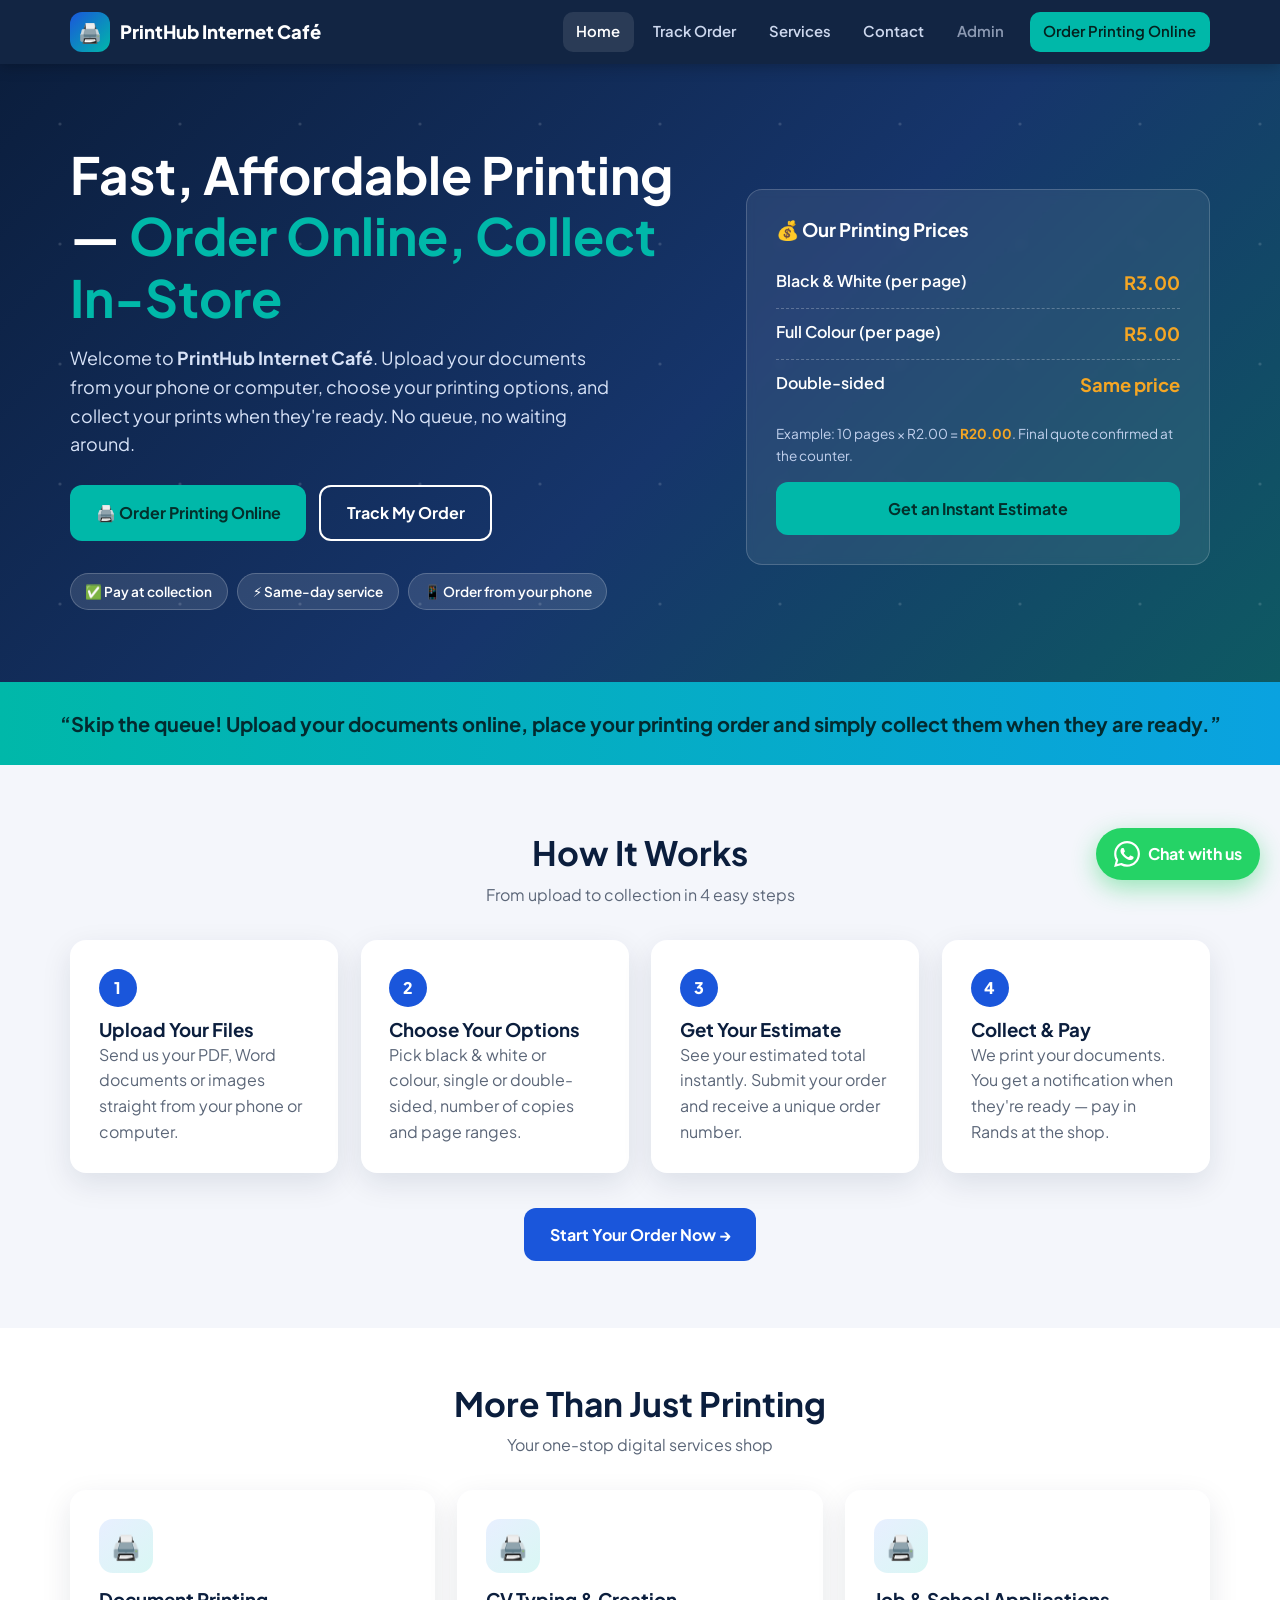
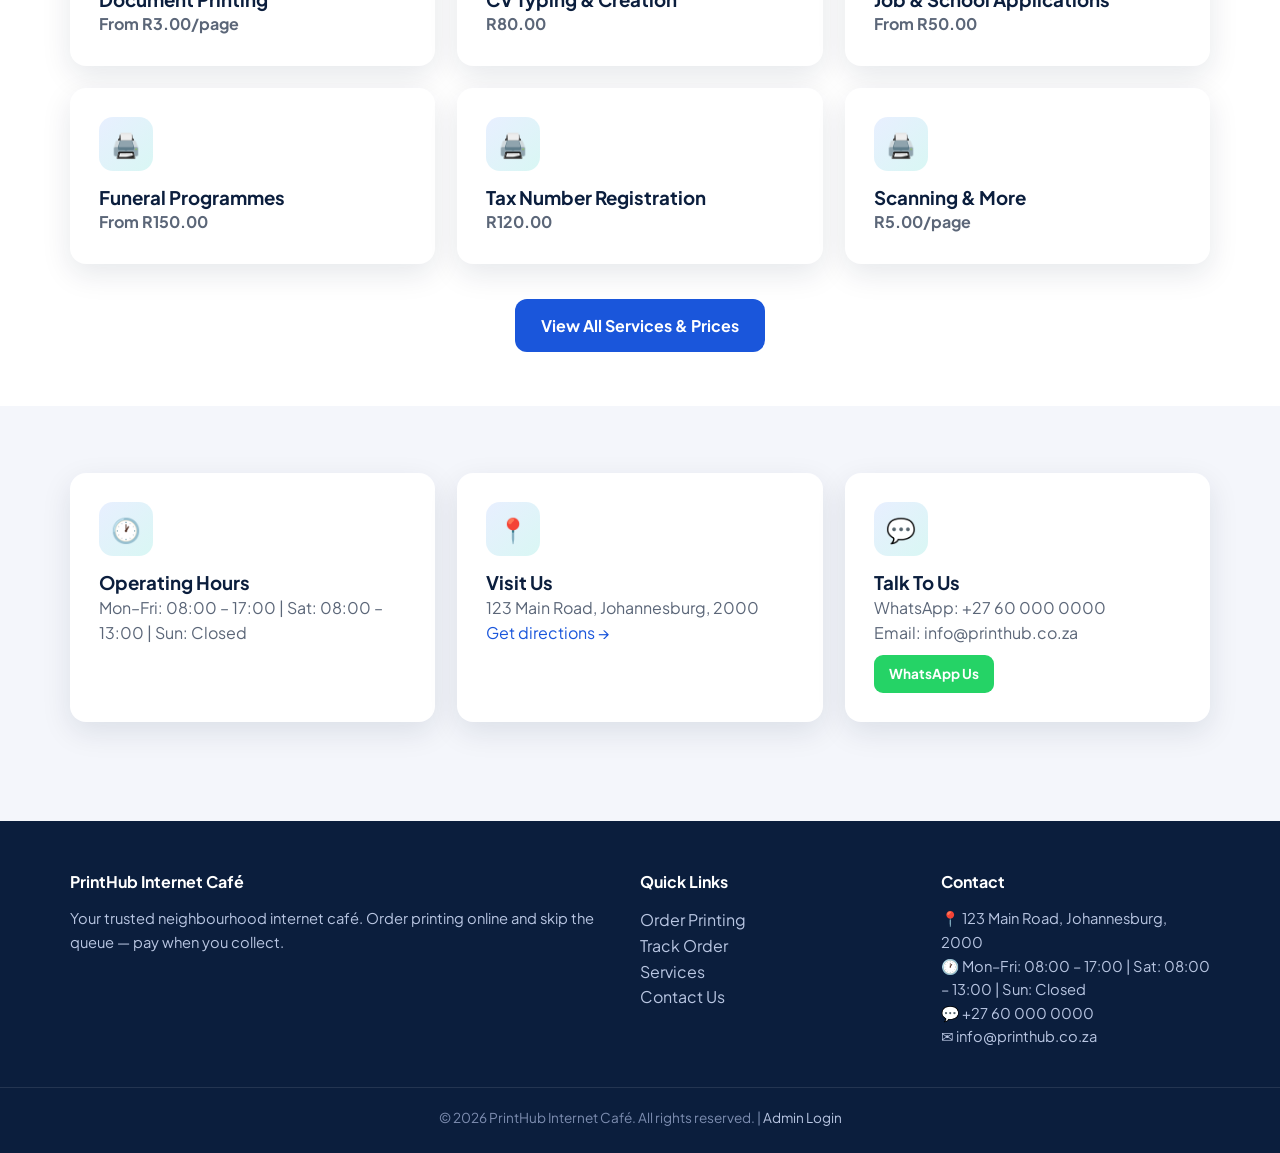
<file: index.html>
<!DOCTYPE html>
<html lang="en">
<head>
<meta charset="UTF-8"><meta name="viewport" content="width=device-width, initial-scale=1.0">
<title>Home | <span></span></title>
<link rel="preconnect" href="https://fonts.googleapis.com">
<link href="https://fonts.googleapis.com/css2?family=Plus+Jakarta+Sans:wght@400;600;700;800&display=swap" rel="stylesheet">
<link rel="stylesheet" href="css/style.css">
</head>
<body>

<header class="site-header">
  <div class="container nav-wrap">
    <a href="index.html" class="brand"><span class="logo">🖨️</span><span data-biz="name"></span></a>
    <nav id="nav">
      <a href="index.html">Home</a>
      <a href="track.html">Track Order</a>
      <a href="services.html">Services</a>
      <a href="contact.html">Contact</a>
      <a href="admin.html" class="nav-admin">Admin</a>
      <a href="order.html" class="nav-cta">Order Printing Online</a>
    </nav>
    <button class="nav-toggle" id="navToggle" aria-label="Menu">☰</button>
  </div>
</header>

<!-- HERO -->
<section class="hero">
  <div class="container hero-inner">
    <div>
      <h1>Fast, Affordable Printing — <span>Order Online, Collect In-Store</span></h1>
      <p class="lead">Welcome to <b data-biz="name"></b>. Upload your documents from your phone or computer, choose your printing options, and collect your prints when they're ready. No queue, no waiting around.</p>
      <div style="display:flex;gap:.8rem;flex-wrap:wrap">
        <a href="order.html" class="btn btn-accent">🖨️ Order Printing Online</a>
        <a href="track.html" class="btn btn-ghost">Track My Order</a>
      </div>
      <div class="hero-badges">
        <span>✅ Pay at collection</span><span>⚡ Same-day service</span><span>📱 Order from your phone</span>
      </div>
    </div>
    <div class="hero-card">
      <h3>💰 Our Printing Prices</h3>
      <div class="price-line"><span>Black &amp; White (per page)</span><b id="heroBwPrice">R3.00</b></div>
      <div class="price-line" id="heroColourRow"><span>Full Colour (per page)</span><b id="heroColourPrice">R5.00</b></div>
      <div class="price-line"><span>Double-sided</span><b>Same price</b></div>
      <p style="font-size:.85rem;color:#c3d2ee;margin-top:.8rem">Example: 10 pages × R2.00 = <b style="color:var(--amber)">R20.00</b>. Final quote confirmed at the counter.</p>
      <a href="order.html" class="btn btn-accent" style="width:100%;justify-content:center;margin-top:1rem">Get an Instant Estimate</a>
    </div>
  </div>
</section>

<!-- STRIP -->
<div class="strip">“Skip the queue! Upload your documents online, place your printing order and simply collect them when they are ready.”</div>

<!-- HOW IT WORKS -->
<section class="section">
  <div class="container">
    <div class="center reveal"><h2>How It Works</h2><p class="muted">From upload to collection in 4 easy steps</p></div>
    <div class="grid grid-4" style="margin-top:2rem">
      <div class="card reveal"><div class="step-num">1</div><h3>Upload Your Files</h3><p class="muted">Send us your PDF, Word documents or images straight from your phone or computer.</p></div>
      <div class="card reveal"><div class="step-num">2</div><h3>Choose Your Options</h3><p class="muted">Pick black &amp; white or colour, single or double-sided, number of copies and page ranges.</p></div>
      <div class="card reveal"><div class="step-num">3</div><h3>Get Your Estimate</h3><p class="muted">See your estimated total instantly. Submit your order and receive a unique order number.</p></div>
      <div class="card reveal"><div class="step-num">4</div><h3>Collect &amp; Pay</h3><p class="muted">We print your documents. You get a notification when they're ready — pay in Rands at the shop.</p></div>
    </div>
    <div class="center" style="margin-top:2.2rem"><a href="order.html" class="btn btn-primary">Start Your Order Now →</a></div>
  </div>
</section>

<!-- SERVICES PREVIEW -->
<section class="section" style="background:#fff;padding-top:3.4rem;padding-bottom:3.4rem">
  <div class="container">
    <div class="center reveal"><h2>More Than Just Printing</h2><p class="muted">Your one-stop digital services shop</p></div>
    <div class="grid grid-3" style="margin-top:2rem" id="homeServices"></div>
    <div class="center" style="margin-top:2.2rem"><a href="services.html" class="btn btn-primary">View All Services &amp; Prices</a></div>
  </div>
</section>

<!-- INFO -->
<section class="section">
  <div class="container grid grid-3">
    <div class="card reveal"><div class="icon">🕐</div><h3>Operating Hours</h3><p class="muted" data-biz="hours" style="white-space:pre-line"></p></div>
    <div class="card reveal"><div class="icon">📍</div><h3>Visit Us</h3><p class="muted" data-biz="address"></p><a href="contact.html">Get directions →</a></div>
    <div class="card reveal"><div class="icon">💬</div><h3>Talk To Us</h3><p class="muted">WhatsApp: <span data-biz="phone"></span><br>Email: <span data-biz="email"></span></p>
      <a data-biz-link="whatsapp" href="#" target="_blank" class="btn btn-wa btn-sm" style="margin-top:.6rem">WhatsApp Us</a></div>
  </div>
</section>

<footer>
  <div class="container f-grid">
    <div>
      <h4 data-biz="name"></h4>
      <p style="font-size:.92rem">Your trusted neighbourhood internet café. Order printing online and skip the queue — pay when you collect.</p>
    </div>
    <div>
      <h4>Quick Links</h4>
      <p><a href="order.html">Order Printing</a><br><a href="track.html">Track Order</a><br><a href="services.html">Services</a><br><a href="contact.html">Contact Us</a></p>
    </div>
    <div>
      <h4>Contact</h4>
      <p style="font-size:.92rem">📍 <span data-biz="address"></span><br>🕐 <span data-biz="hours"></span><br>💬 <span data-biz="phone"></span><br>✉️ <span data-biz="email"></span></p>
    </div>
  </div>
  <div class="copy">© <span id="year"></span> <span data-biz="name"></span>. All rights reserved. | <a href="admin.html">Admin Login</a></div>
</footer>

<script src="js/site.js"></script>
<script>
/* Homepage: load live prices + preview of services */
(function(){
  const p = getPrices();
  document.getElementById('heroBwPrice').textContent = fmtR(p.bw);
  document.getElementById('heroColourPrice').textContent = fmtR(p.colour);
  if(!p.colourEnabled) document.getElementById('heroColourRow').style.display = 'none';

  const defaults = [
    {name:"Document Printing", price:"From R3.00/page"},
    {name:"CV Typing & Creation", price:"R80.00"},
    {name:"Job & School Applications", price:"From R50.00"},
    {name:"Funeral Programmes", price:"From R150.00"},
    {name:"Tax Number Registration", price:"R120.00"},
    {name:"Scanning & More", price:"R5.00/page"}
  ];
  const services = DB.get('services', defaults);
  document.getElementById('homeServices').innerHTML = services.slice(0,6).map(s =>
    `<div class="card"><div class="icon">🖨️</div><h3>${s.name}</h3><p class="muted"><b>${s.price}</b></p></div>`).join('');
})();
</script>
</body>
</html>
</file>
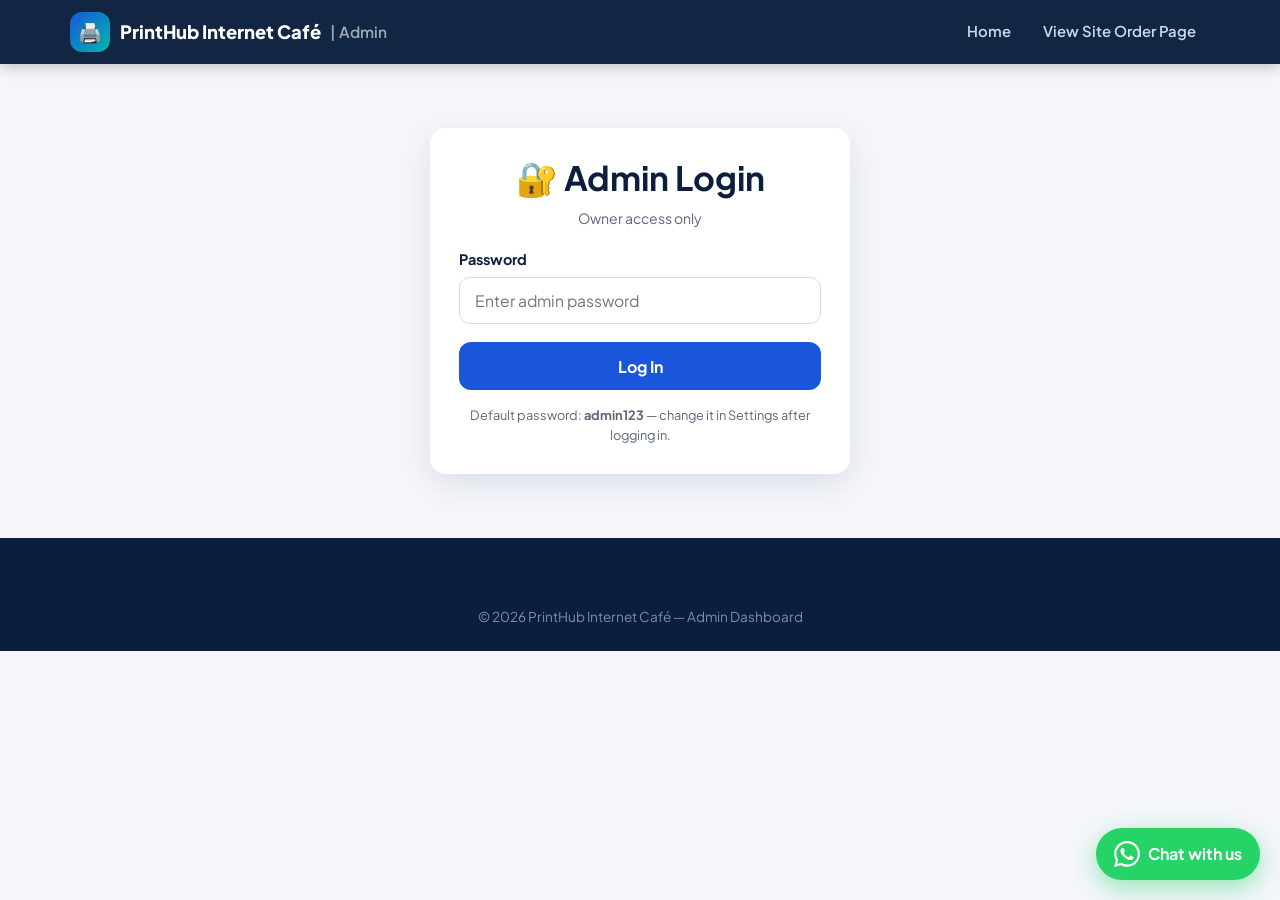
<file: admin.html>
<!DOCTYPE html>
<html lang="en">
<head>
<meta charset="UTF-8"><meta name="viewport" content="width=device-width, initial-scale=1.0">
<title>Admin Dashboard</title>
<link rel="preconnect" href="https://fonts.googleapis.com">
<link href="https://fonts.googleapis.com/css2?family=Plus+Jakarta+Sans:wght@400;600;700;800&display=swap" rel="stylesheet">
<link rel="stylesheet" href="css/style.css">
</head>
<body>
<header class="site-header">
  <div class="container nav-wrap">
    <a href="index.html" class="brand"><span class="logo">🖨️</span><span data-biz="name"></span> <small style="opacity:.6;font-weight:600">| Admin</small></a>
    <nav id="nav">
      <a href="index.html">Home</a>
      <a href="order.html">View Site Order Page</a>
      <a href="#" id="logoutLink" style="display:none;color:#ff9b9b">Log Out</a>
    </nav>
    <button class="nav-toggle" id="navToggle" aria-label="Menu">☰</button>
  </div>
</header>

<!-- LOGIN -->
<div id="loginView" class="login-box">
  <div class="card">
    <h2 style="text-align:center">🔐 Admin Login</h2>
    <p class="muted center" style="font-size:.88rem;margin-bottom:1.2rem">Owner access only</p>
    <div id="loginError" class="error" style="display:none"></div>
    <div class="field"><label for="adminPass">Password</label><input type="password" id="adminPass" placeholder="Enter admin password"></div>
    <button class="btn btn-primary" style="width:100%;justify-content:center" id="loginBtn">Log In</button>
    <p class="muted center" style="font-size:.8rem;margin-top:.9rem">Default password: <b>admin123</b> — change it in Settings after logging in.</p>
  </div>
</div>

<!-- DASHBOARD -->
<div id="dashView" class="container section" style="display:none;padding-top:2rem">
  <div style="display:flex;justify-content:space-between;align-items:center;flex-wrap:wrap;gap:.8rem">
    <div><h2>📋 Admin Dashboard</h2><p class="muted">Manage orders, prices, services and business info.</p></div>
    <span class="badge badge-new" id="newCountBadge" style="display:none">New orders</span>
  </div>

  <div class="grid grid-4" style="margin-top:1.4rem">
    <div class="stat-card"><div class="n" id="stTotal">0</div><div class="l">Total Orders</div></div>
    <div class="stat-card"><div class="n" id="stPending">0</div><div class="l">Awaiting Action</div></div>
    <div class="stat-card"><div class="n" id="stReady">0</div><div class="l">Ready for Collection</div></div>
    <div class="stat-card"><div class="n" id="stRevenue">R0.00</div><div class="l">Order Value (ZAR)</div></div>
  </div>

  <div class="admin-tabs">
    <button class="active" data-tab="orders">🧾 Orders</button>
    <button data-tab="prices">💰 Printing Prices</button>
    <button data-tab="services">🛠️ Services</button>
    <button data-tab="business">🏪 Business Info</button>
    <button data-tab="security">🔐 Security</button>
  </div>

  <!-- ORDERS TAB -->
  <div id="tab-orders">
    <div class="field" style="max-width:340px"><input type="text" id="orderSearch" placeholder="🔍 Search by order #, name or phone…"></div>
    <div id="ordersList"></div>
  </div>

  <!-- PRICES TAB -->
  <div id="tab-prices" style="display:none">
    <div class="card" style="max-width:520px">
      <div class="field"><label for="pBw">Black &amp; White price per page (R)</label><input type="number" id="pBw" step="0.10" min="0"></div>
      <div class="field"><label for="pColour">Colour price per page (R)</label><input type="number" id="pColour" step="0.10" min="0"></div>
      <label style="display:flex;align-items:center;gap:.6rem;margin-bottom:1.2rem">
        <input type="checkbox" id="pColourEnabled" style="width:auto"> Colour printing available
      </label>
      <button class="btn btn-primary" id="savePrices">Save Prices</button>
      <p class="muted" id="pricesMsg" style="font-size:.85rem;margin-top:.7rem"></p>
      <p class="muted" style="font-size:.8rem;margin-top:.6rem">Example: 10 pages × R2.00 = R20.00. Totals on the order page update automatically.</p>
    </div>
  </div>

  <!-- SERVICES TAB -->
  <div id="tab-services" style="display:none">
    <div class="card" style="max-width:720px">
      <p class="muted" style="margin-bottom:1rem">Edit service names, prices and descriptions. Click “+ Add Service” to add more.</p>
      <div id="servicesEditor"></div>
      <button class="btn btn-ghost" style="border-color:var(--primary);color:var(--primary)" id="addService">＋ Add Service</button>
      <button class="btn btn-primary" id="saveServices" style="margin-left:.6rem">Save Services</button>
      <p class="muted" id="servicesMsg" style="font-size:.85rem;margin-top:.7rem"></p>
    </div>
  </div>

  <!-- BUSINESS TAB -->
  <div id="tab-business" style="display:none">
    <div class="card" style="max-width:640px">
      <div class="grid grid-2">
        <div class="field"><label for="bName">Business Name</label><input type="text" id="bName"></div>
        <div class="field"><label for="bPhone">Phone / WhatsApp (display)</label><input type="text" id="bPhone"></div>
      </div>
      <div class="field"><label for="bWhatsapp">WhatsApp Number (digits only, e.g. 27600000000)</label><input type="text" id="bWhatsapp"></div>
      <div class="field"><label for="bEmail">Email Address</label><input type="email" id="bEmail"></div>
      <div class="field"><label for="bAddress">Physical Address</label><input type="text" id="bAddress"></div>
      <div class="field"><label for="bHours">Operating Hours</label><input type="text" id="bHours" placeholder="Mon–Fri: 08:00 – 17:00 | Sat: …"></div>
      <div class="field"><label for="bMap">Google Maps Search Query</label><input type="text" id="bMap" placeholder="e.g. 123 Main Road, Johannesburg"></div>
      <button class="btn btn-primary" id="saveBiz">Save Business Info</button>
      <p class="muted" id="bizMsg" style="font-size:.85rem;margin-top:.7rem"></p>
    </div>
  </div>

  <!-- SECURITY TAB -->
  <div id="tab-security" style="display:none">
    <div class="card" style="max-width:440px">
      <div class="field"><label for="oldPass">Current Password</label><input type="password" id="oldPass"></div>
      <div class="field"><label for="newPass">New Password</label><input type="password" id="newPass"></div>
      <button class="btn btn-primary" id="savePass">Change Password</button>
      <p class="muted" id="passMsg" style="font-size:.85rem;margin-top:.7rem"></p>
    </div>
  </div>
</div>

<footer>
  <div class="container"><div class="copy" style="border:0;margin:0">© <span id="year"></span> <span data-biz="name"></span> — Admin Dashboard</div></div>
</footer>

<script src="js/site.js"></script>
<script>
/* ================= ADMIN DASHBOARD ================= */
const $ = id => document.getElementById(id);
const STATUSES = ['Order Received','Processing','Ready for Collection','Collected'];
const badgeClass = s => ({'Order Received':'badge-received','Processing':'badge-processing','Ready for Collection':'badge-ready','Collected':'badge-collected'}[s] || 'badge-received');
const fmt = iso => new Date(iso).toLocaleString('en-ZA',{dateStyle:'short',timeStyle:'short'});

/* ---------- auth ---------- */
function isLoggedIn(){ return sessionStorage.getItem('icafe_admin') === '1'; }
function showDash(){ $('loginView').style.display='none'; $('dashView').style.display='block'; $('logoutLink').style.display=''; refreshAll(); }
function showLogin(){ $('loginView').style.display='block'; $('dashView').style.display='none'; }

$('loginBtn').addEventListener('click', () => {
  const pass = DB.get('admin_pass', 'admin123');
  if($('adminPass').value === pass){ sessionStorage.setItem('icafe_admin','1'); $('adminPass').value=''; $('loginError').style.display='none'; showDash(); }
  else { $('loginError').textContent = 'Incorrect password. Try again.'; $('loginError').style.display='block'; }
});
$('adminPass').addEventListener('keydown', e => { if(e.key === 'Enter') $('loginBtn').click(); });
$('logoutLink').addEventListener('click', e => { e.preventDefault(); sessionStorage.removeItem('icafe_admin'); showLogin(); });

/* ---------- tabs ---------- */
document.querySelectorAll('.admin-tabs button').forEach(b => b.addEventListener('click', () => {
  document.querySelectorAll('.admin-tabs button').forEach(x => x.classList.remove('active'));
  b.classList.add('active');
  ['orders','prices','services','business','security'].forEach(t => $('tab-'+t).style.display = 'none');
  $('tab-'+b.dataset.tab).style.display = 'block';
  if(b.dataset.tab === 'orders') renderOrders();
}));

/* ---------- IndexedDB access (same DB as order page) ---------- */
const FileStore = {
  db:null,
  open(){ return new Promise((res,rej)=>{ if(this.db) return res(this.db);
    const r = indexedDB.open('icafe_files',1);
    r.onupgradeneeded = e => e.target.result.createObjectStore('files');
    r.onsuccess = e => { this.db = e.target.result; res(this.db); };
    r.onerror = rej; });},
  async getAll(orderNo){ const db = await this.open(); const out=[];
    await new Promise(res=>{ const c = db.transaction('files').objectStore('files').openCursor();
      c.onsuccess = e => { const cur = e.target.result;
        if(cur){ if(String(cur.key).indexOf(orderNo+'_')===0) out.push({key:cur.key, file:cur.value}); cur.continue(); } else res(); };
      c.onerror = () => res(); });
    return out; },
  async del(orderNo){ const db = await this.open(); const st = db.transaction('files','readwrite').objectStore('files');
    (await this.getAll(orderNo)).forEach(x => st.delete(x.key)); }
};

/* ---------- stats ---------- */
function renderStats(){
  const orders = DB.get('orders', []);
  const pending = orders.filter(o => ['Order Received','Processing'].includes(o.status)).length;
  const ready = orders.filter(o => o.status === 'Ready for Collection').length;
  const value = orders.reduce((s,o) => s + o.total, 0);
  $('stTotal').textContent = orders.length;
  $('stPending').textContent = pending;
  $('stReady').textContent = ready;
  $('stRevenue').textContent = fmtR(value);
  const n = orders.filter(o => o.status === 'Order Received').length;
  $('newCountBadge').style.display = n ? '' : 'none';
  $('newCountBadge').textContent = '● ' + n + ' new order' + (n>1?'s':'');
}

/* ---------- orders ---------- */
function renderOrders(){
  const q = ($('orderSearch').value || '').toLowerCase();
  let orders = DB.get('orders', []).slice().sort((a,b) => b.createdAt.localeCompare(a.createdAt));
  if(q) orders = orders.filter(o => o.orderNo.toLowerCase().includes(q) || o.name.toLowerCase().includes(q) || o.phone.replace(/\D/g,'').includes(q.replace(/\D/g,'')));
  if(!orders.length){ $('ordersList').innerHTML = '<div class="card center"><p class="muted">No orders found. New orders placed on the website appear here instantly.</p></div>'; return; }

  $('ordersList').innerHTML = orders.map(o => `
    <div class="card" style="margin-bottom:1rem;${o.status==='Order Received' ? 'border-left:5px solid #e23b3b;' : ''}">
      <div style="display:flex;justify-content:space-between;flex-wrap:wrap;gap:.6rem;align-items:center">
        <div><b class="order-no" style="font-size:1.05rem">${o.orderNo}</b> ${o.status==='Order Received'?'<span class="badge badge-new">New</span>':''}
          <div class="muted" style="font-size:.82rem">Placed: ${fmt(o.createdAt)}</div></div>
        <select onchange="setStatus('${o.orderNo}', this.value)" style="width:auto;font-weight:700">
          ${STATUSES.map(s => `<option ${s===o.status?'selected':''}>${s}</option>`).join('')}
        </select>
      </div>
      <div class="table-wrap" style="margin-top:.8rem"><table>
        <tr><th style="width:22%">Customer</th><th style="width:26%">Documents</th><th style="width:22%">Print Specs</th><th style="width:18%">Total</th><th style="width:12%">Actions</th></tr>
        <tr>
          <td><b>${o.name}</b><br><span class="muted" style="font-size:.85rem">${o.phone}</span>
              ${o.instructions?`<br><span style="font-size:.82rem;color:#a86a00">📝 ${o.instructions}</span>`:''}</td>
          <td>${o.files.map(f => `<div style="font-size:.85rem">📄 ${f.name} <span class="muted">(${(f.size/1024).toFixed(0)} KB${f.pages?', '+f.pages+' pg':''})</span></div>`).join('')}</td>
          <td style="font-size:.85rem">${o.colour?'🌈 Colour':'⚫ B&amp;W'} · ${o.sides==='double'?'Double':'Single'}-sided<br>${o.pages} pages × ${o.copies} copies${o.pageRange?`<br>Range: ${o.pageRange}`:''}</td>
          <td><b style="color:var(--primary)">${fmtR(o.total)}</b><br><span class="muted" style="font-size:.8rem">${fmtR(o.unitPrice)}/page</span></td>
          <td>
            <button class="btn btn-primary btn-sm" style="margin-bottom:.35rem" onclick="downloadFiles('${o.orderNo}')">⬇ Download</button>
            <button class="btn btn-danger btn-sm" onclick="deleteOrder('${o.orderNo}')">🗑 Delete</button>
          </td>
        </tr>
      </table></div>
    </div>`).join('');
}
$('orderSearch').addEventListener('input', renderOrders);

window.setStatus = (no, status) => {
  const orders = DB.get('orders', []);
  const o = orders.find(x => x.orderNo === no);
  if(!o || o.status === status) return;
  o.status = status;
  o.history = o.history || [];
  o.history.push({status, at: new Date().toISOString()});
  DB.set('orders', orders);
  renderStats(); renderOrders();
};

window.downloadFiles = async no => {
  const files = await FileStore.getAll(no);
  if(!files.length){ alert('No files stored for this order (they may have been cleared by the browser).'); return; }
  for(const f of files){
    const url = URL.createObjectURL(f.file);
    const a = document.createElement('a');
    a.href = url; a.download = f.file.name || 'document';
    document.body.appendChild(a); a.click(); a.remove();
    setTimeout(() => URL.revokeObjectURL(url), 4000);
  }
};

window.deleteOrder = async no => {
  if(!confirm('Delete order ' + no + ' and its uploaded files? This cannot be undone.')) return;
  await FileStore.del(no);
  DB.set('orders', DB.get('orders', []).filter(o => o.orderNo !== no));
  renderStats(); renderOrders();
};

/* ---------- prices ---------- */
function loadPrices(){
  const p = getPrices();
  $('pBw').value = p.bw; $('pColour').value = p.colour; $('pColourEnabled').checked = p.colourEnabled;
}
$('savePrices').addEventListener('click', () => {
  const bw = parseFloat($('pBw').value), col = parseFloat($('pColour').value);
  if(isNaN(bw) || bw < 0 || isNaN(col) || col < 0){ $('pricesMsg').textContent = 'Please enter valid prices.'; return; }
  DB.set('prices', {bw, colour: col, colourEnabled: $('pColourEnabled').checked});
  $('pricesMsg').textContent = '✅ Prices saved — the order page and homepage now use these prices.';
});

/* ---------- services ---------- */
const svcDefaults = [
  {name:"Document Printing", price:"From R3.00/page", desc:"Black & white and colour printing of PDFs, Word docs and images. Single or double-sided, any quantity."},
  {name:"CV Typing & Creation", price:"R80.00", desc:"Professional CVs typed from scratch or redesigned. Printed copies included."},
  {name:"Job Applications", price:"From R50.00", desc:"CV printing, certified copy assistance, online job application submissions."},
  {name:"School Applications", price:"From R50.00", desc:"University/college application support, document printing and certified copies."},
  {name:"Funeral Programmes", price:"From R150.00", desc:"Respectful, professionally designed and printed funeral programmes with fast turnaround."},
  {name:"Tax Number Registration", price:"R120.00", desc:"Assistance registering your SARS tax number quickly and correctly."},
  {name:"Document Scanning", price:"R5.00/page", desc:"Scanning to PDF or email — contracts, IDs, certificates and photo albums."},
  {name:"Internet Browsing", price:"R20.00/30 min", desc:"Fast internet access for emails, job searches, forms and downloads."},
  {name:"Fax & Emailing", price:"R10.00/document", desc:"Send and receive faxes, or let us email your documents for you."}
];
function renderServicesEditor(){
  const services = DB.get('services', svcDefaults);
  $('servicesEditor').innerHTML = services.map((s,i) => `
    <div class="grid" style="grid-template-columns:2fr 1.3fr auto;gap:.6rem;align-items:end;margin-bottom:.7rem">
      <div class="field" style="margin:0"><label>Name</label><input type="text" value="${s.name.replace(/"/g,'&quot;')}" data-i="${i}" data-f="name"></div>
      <div class="field" style="margin:0"><label>Price</label><input type="text" value="${s.price.replace(/"/g,'&quot;')}" data-i="${i}" data-f="price"></div>
      <button class="btn btn-danger btn-sm" onclick="this.parentElement.remove()">✖</button>
      <div class="field" style="margin:0;grid-column:1/4"><label>Description</label><input type="text" value="${(s.desc||'').replace(/"/g,'&quot;')}" data-i="${i}" data-f="desc"></div>
    </div>`).join('');
}
$('addService').addEventListener('click', () => {
  $('servicesEditor').insertAdjacentHTML('beforeend', `
    <div class="grid" style="grid-template-columns:2fr 1.3fr auto;gap:.6rem;align-items:end;margin-bottom:.7rem">
      <div class="field" style="margin:0"><label>Name</label><input type="text" data-f="name"></div>
      <div class="field" style="margin:0"><label>Price</label><input type="text" data-f="price"></div>
      <button class="btn btn-danger btn-sm" onclick="this.parentElement.remove()">✖</button>
      <div class="field" style="margin:0;grid-column:1/4"><label>Description</label><input type="text" data-f="desc"></div>
    </div>`);
});
$('saveServices').addEventListener('click', () => {
  const services = [...document.querySelectorAll('#servicesEditor > div')].map(row => ({
    name: row.querySelector('[data-f=name]').value.trim(),
    price: row.querySelector('[data-f=price]').value.trim(),
    desc: row.querySelector('[data-f=desc]').value.trim()
  })).filter(s => s.name);
  DB.set('services', services);
  $('servicesMsg').textContent = '✅ Services saved — the Services page has been updated.';
});

/* ---------- business info ---------- */
function loadBiz(){
  const b = getBiz();
  ['Name','Phone','Whatsapp','Email','Address','Hours','Map'].forEach(k => $('b'+k).value = b[k.toLowerCase()] || '');
}
$('saveBiz').addEventListener('click', () => {
  const b = getBiz();
  ['Name','Phone','Whatsapp','Email','Address','Hours','Map'].forEach(k => b[k.toLowerCase()] = $('b'+k).value.trim());
  DB.set('biz', b);
  $('bizMsg').textContent = '✅ Business info saved.';
  renderBiz();
});

/* ---------- security ---------- */
$('savePass').addEventListener('click', () => {
  const cur = DB.get('admin_pass', 'admin123');
  if($('oldPass').value !== cur){ $('passMsg').textContent = 'Current password is incorrect.'; return; }
  if($('newPass').value.length < 6){ $('passMsg').textContent = 'New password must be at least 6 characters.'; return; }
  DB.set('admin_pass', $('newPass').value);
  $('passMsg').textContent = '✅ Password changed.';
  $('oldPass').value = $('newPass').value = '';
});

function refreshAll(){ renderStats(); renderOrders(); loadPrices(); renderServicesEditor(); loadBiz(); }

/* ---------- init ---------- */
document.addEventListener('DOMContentLoaded', () => {
  if(isLoggedIn()) showDash(); else showLogin();
});
</script>
</body>
</html>
</file>
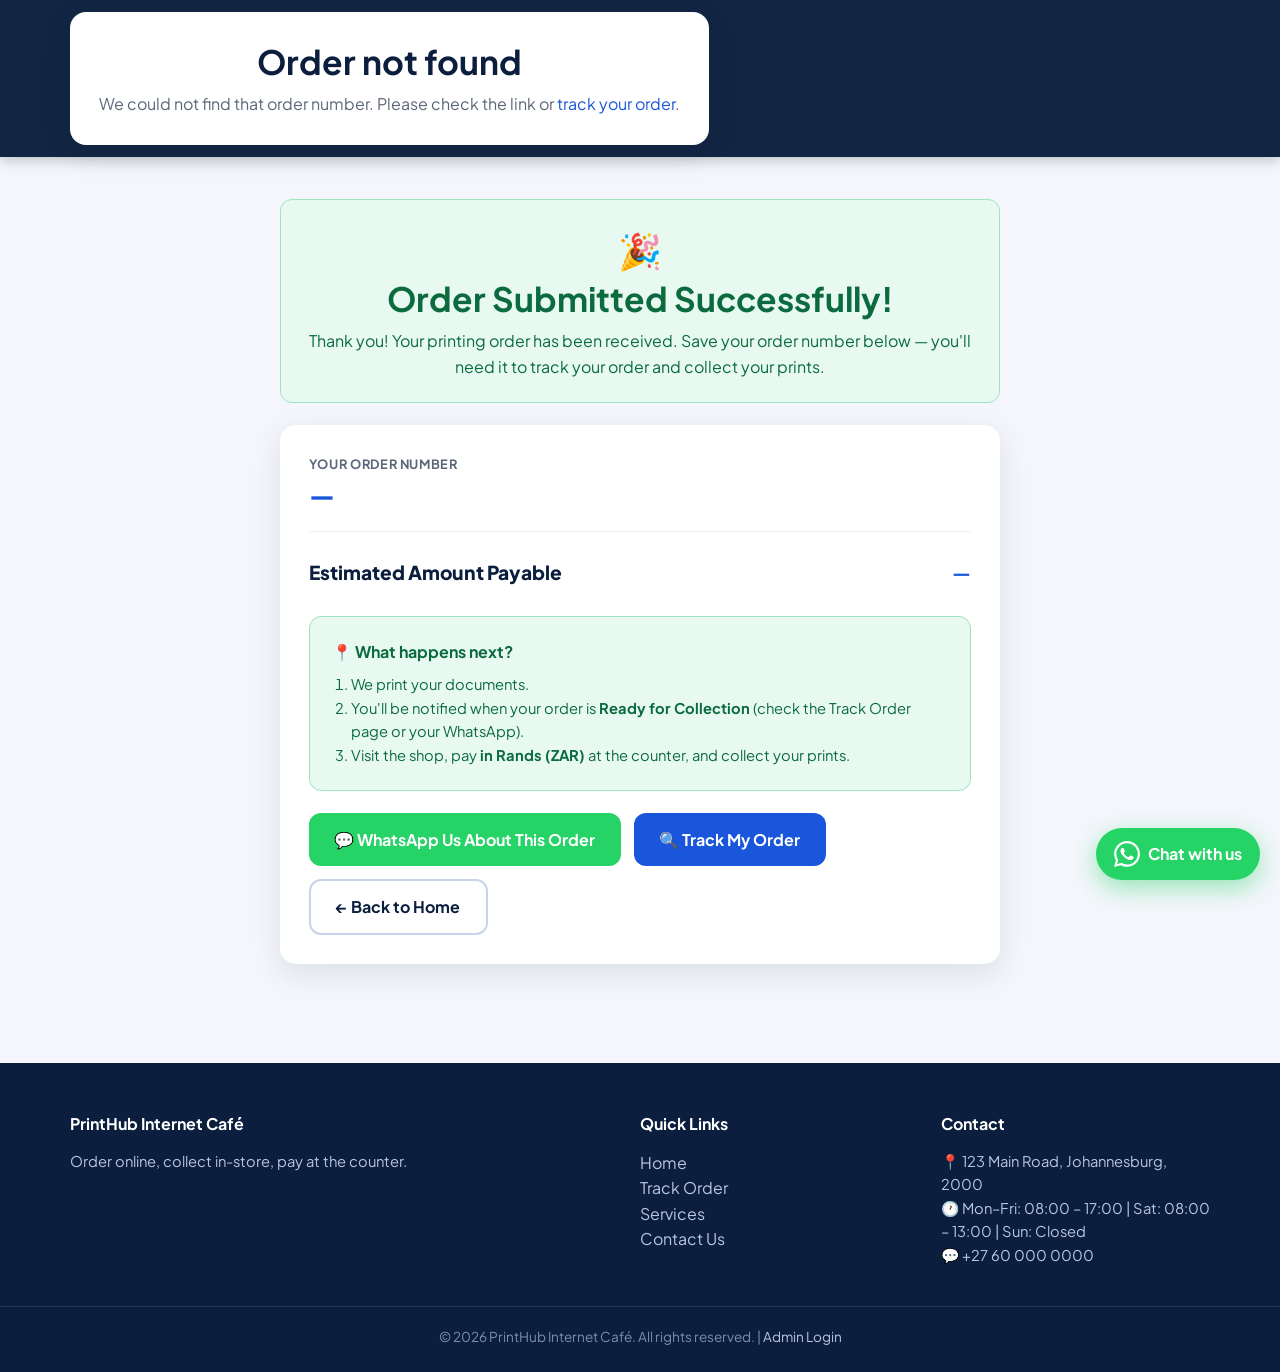
<file: confirm.html>
<!DOCTYPE html>
<html lang="en">
<head>
<meta charset="UTF-8"><meta name="viewport" content="width=device-width, initial-scale=1.0">
<title>Order Confirmation</title>
<link rel="preconnect" href="https://fonts.googleapis.com">
<link href="https://fonts.googleapis.com/css2?family=Plus+Jakarta+Sans:wght@400;600;700;800&display=swap" rel="stylesheet">
<link rel="stylesheet" href="css/style.css">
</head>
<body>
<header class="site-header">
  <div class="container nav-wrap">
    <a href="index.html" class="brand"><span class="logo">🖨️</span><span data-biz="name"></span></a>
    <nav id="nav">
      <a href="index.html">Home</a>
      <a href="track.html">Track Order</a>
      <a href="services.html">Services</a>
      <a href="contact.html">Contact</a>
      <a href="admin.html" class="nav-admin">Admin</a>
      <a href="order.html" class="nav-cta">Order Printing Online</a>
    </nav>
    <button class="nav-toggle" id="navToggle" aria-label="Menu">☰</button>
  </div>
</header>

<section class="section" style="padding-top:2.6rem">
  <div class="container" style="max-width:720px">
    <div class="success-box" style="margin-bottom:1.4rem">
      <p style="font-size:2.2rem">🎉</p>
      <h2 style="color:#0b6b3e">Order Submitted Successfully!</h2>
      <p>Thank you! Your printing order has been received. Save your order number below — you'll need it to track your order and collect your prints.</p>
    </div>

    <div class="card">
      <p class="muted" style="font-weight:700;text-transform:uppercase;font-size:.8rem;letter-spacing:.05em">Your Order Number</p>
      <p class="order-no" id="cOrderNo">—</p>
      <hr style="border:0;border-top:1px solid #edf1f8;margin:1rem 0">
      <div id="cDetails"></div>
      <div class="summary-row total"><span>Estimated Amount Payable</span><b id="cTotal">—</b></div>

      <div class="success-box" style="margin-top:1.2rem;text-align:left">
        <b>📍 What happens next?</b>
        <ol style="margin:.5rem 0 0 1.2rem;font-size:.92rem">
          <li>We print your documents.</li>
          <li>You'll be notified when your order is <b>Ready for Collection</b> (check the Track Order page or your WhatsApp).</li>
          <li>Visit the shop, pay <b>in Rands (ZAR)</b> at the counter, and collect your prints.</li>
        </ol>
      </div>

      <div style="display:flex;gap:.8rem;flex-wrap:wrap;margin-top:1.4rem">
        <a id="cWa" href="#" target="_blank" class="btn btn-wa">💬 WhatsApp Us About This Order</a>
        <a href="track.html" class="btn btn-primary">🔍 Track My Order</a>
        <a href="index.html" class="btn btn-ghost" style="border-color:#c9d4e8;color:var(--navy)">← Back to Home</a>
      </div>
    </div>
  </div>
</section>

<footer>
  <div class="container f-grid">
    <div><h4 data-biz="name"></h4><p style="font-size:.92rem">Order online, collect in-store, pay at the counter.</p></div>
    <div><h4>Quick Links</h4><p><a href="index.html">Home</a><br><a href="track.html">Track Order</a><br><a href="services.html">Services</a><br><a href="contact.html">Contact Us</a></p></div>
    <div><h4>Contact</h4><p style="font-size:.92rem">📍 <span data-biz="address"></span><br>🕐 <span data-biz="hours"></span><br>💬 <span data-biz="phone"></span></p></div>
  </div>
  <div class="copy">© <span id="year"></span> <span data-biz="name"></span>. All rights reserved. | <a href="admin.html">Admin Login</a></div>
</footer>

<script src="js/site.js"></script>
<script>
(function(){
  const orderNo = new URLSearchParams(location.search).get('order');
  const orders = DB.get('orders', []);
  const o = orders.find(x => x.orderNo === orderNo);
  if(!o){
    document.querySelector('.container').innerHTML = '<div class="card center"><h2>Order not found</h2><p class="muted">We could not find that order number. Please check the link or <a href="track.html">track your order</a>.</p></div>';
    return;
  }
  $('cOrderNo').textContent = o.orderNo;
  $('cTotal').textContent = fmtR(o.total);
  const biz = getBiz();
  $('cWa').href = 'https://wa.me/' + biz.whatsapp.replace(/\D/g,'') + '?text=' + encodeURIComponent('Hi! I just placed order ' + o.orderNo + ' (' + o.name + '). Could you confirm when it will be ready?');
  $('cDetails').innerHTML = `
    <div class="summary-row"><span>Customer</span><span>${o.name}</span></div>
    <div class="summary-row"><span>Phone</span><span>${o.phone}</span></div>
    <div class="summary-row"><span>Documents</span><span>${o.files.map(f=>f.name).join(', ')}</span></div>
    <div class="summary-row"><span>Print Type</span><span>${o.colour ? '🌈 Colour' : '⚫ Black & White'} · ${o.sides === 'double' ? 'Double-sided' : 'Single-sided'}</span></div>
    <div class="summary-row"><span>Pages × Copies</span><span>${o.pages} pages × ${o.copies} ${o.pageRange ? '(range: '+o.pageRange+')' : ''}</span></div>
    ${o.instructions ? `<div class="summary-row"><span>Instructions</span><span>${o.instructions}</span></div>` : ''}
    <div class="summary-row"><span>Status</span><span class="badge badge-received">${o.status}</span></div>`;
  function $(id){ return document.getElementById(id); }
})();
</script>
</body>
</html>
</file>
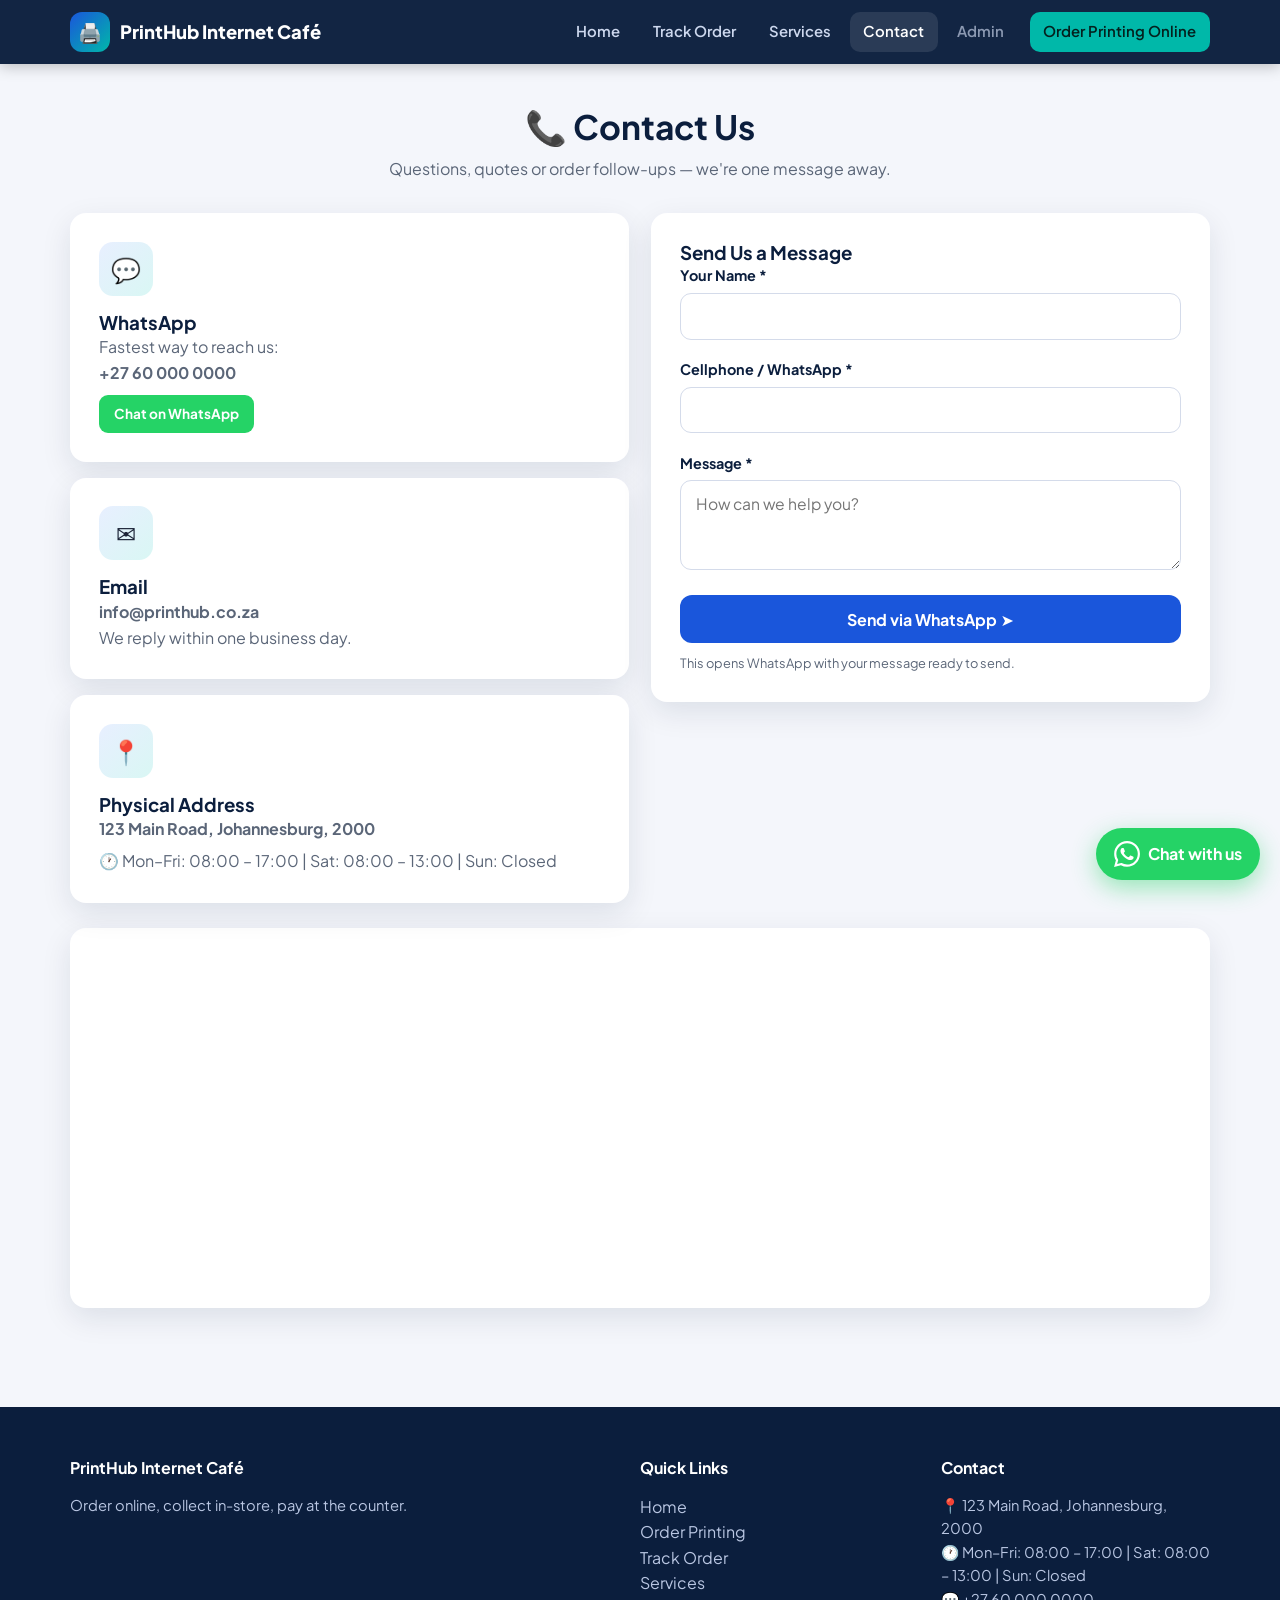
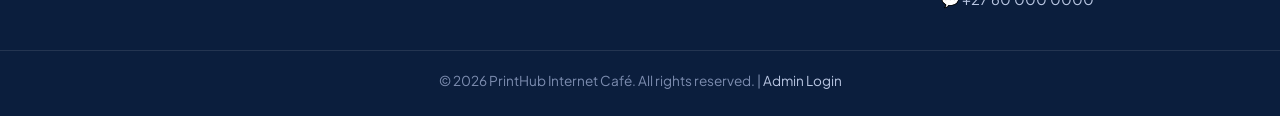
<file: contact.html>
<!DOCTYPE html>
<html lang="en">
<head>
<meta charset="UTF-8"><meta name="viewport" content="width=device-width, initial-scale=1.0">
<title>Contact Us</title>
<link rel="preconnect" href="https://fonts.googleapis.com">
<link href="https://fonts.googleapis.com/css2?family=Plus+Jakarta+Sans:wght@400;600;700;800&display=swap" rel="stylesheet">
<link rel="stylesheet" href="css/style.css">
</head>
<body>
<header class="site-header">
  <div class="container nav-wrap">
    <a href="index.html" class="brand"><span class="logo">🖨️</span><span data-biz="name"></span></a>
    <nav id="nav">
      <a href="index.html">Home</a>
      <a href="track.html">Track Order</a>
      <a href="services.html">Services</a>
      <a href="contact.html">Contact</a>
      <a href="admin.html" class="nav-admin">Admin</a>
      <a href="order.html" class="nav-cta">Order Printing Online</a>
    </nav>
    <button class="nav-toggle" id="navToggle" aria-label="Menu">☰</button>
  </div>
</header>

<section class="section" style="padding-top:2.6rem">
  <div class="container">
    <div class="center reveal"><h2>📞 Contact Us</h2><p class="muted">Questions, quotes or order follow-ups — we're one message away.</p></div>

    <div class="grid grid-2" style="margin-top:2rem;align-items:start">
      <div class="grid" style="gap:1rem">
        <div class="card"><div class="icon">💬</div><h3>WhatsApp</h3><p class="muted">Fastest way to reach us:<br><b data-biz="phone"></b></p>
          <a data-biz-link="whatsapp" href="#" target="_blank" class="btn btn-wa btn-sm" style="margin-top:.6rem">Chat on WhatsApp</a></div>
        <div class="card"><div class="icon">✉️</div><h3>Email</h3><p class="muted"><b data-biz="email"></b><br>We reply within one business day.</p></div>
        <div class="card"><div class="icon">📍</div><h3>Physical Address</h3><p class="muted"><b data-biz="address"></b></p>
          <p class="muted" style="margin-top:.4rem">🕐 <span data-biz="hours"></span></p></div>
      </div>

      <div class="card">
        <h3>Send Us a Message</h3>
        <form id="contactForm">
          <div class="field"><label for="cfName">Your Name *</label><input type="text" id="cfName" required></div>
          <div class="field"><label for="cfPhone">Cellphone / WhatsApp *</label><input type="tel" id="cfPhone" required></div>
          <div class="field"><label for="cfMsg">Message *</label><textarea id="cfMsg" placeholder="How can we help you?" required></textarea></div>
          <button class="btn btn-primary" style="width:100%;justify-content:center">Send via WhatsApp ➤</button>
          <p class="muted" style="font-size:.8rem;margin-top:.6rem">This opens WhatsApp with your message ready to send.</p>
        </form>
      </div>
    </div>

    <div class="card" style="margin-top:1.6rem;padding:0;overflow:hidden">
      <iframe id="gmap" src="" width="100%" height="380" style="border:0;display:block" loading="lazy" allowfullscreen referrerpolicy="no-referrer-when-downgrade"></iframe>
    </div>
  </div>
</section>

<footer>
  <div class="container f-grid">
    <div><h4 data-biz="name"></h4><p style="font-size:.92rem">Order online, collect in-store, pay at the counter.</p></div>
    <div><h4>Quick Links</h4><p><a href="index.html">Home</a><br><a href="order.html">Order Printing</a><br><a href="track.html">Track Order</a><br><a href="services.html">Services</a></p></div>
    <div><h4>Contact</h4><p style="font-size:.92rem">📍 <span data-biz="address"></span><br>🕐 <span data-biz="hours"></span><br>💬 <span data-biz="phone"></span></p></div>
  </div>
  <div class="copy">© <span id="year"></span> <span data-biz="name"></span>. All rights reserved. | <a href="admin.html">Admin Login</a></div>
</footer>

<script src="js/site.js"></script>
<script>
document.getElementById('contactForm').addEventListener('submit', ev => {
  ev.preventDefault();
  const biz = getBiz();
  const text = encodeURIComponent(`Hi ${biz.name}! My name is ${document.getElementById('cfName').value.trim()}. ${document.getElementById('cfMsg').value.trim()} (Contact: ${document.getElementById('cfPhone').value.trim()})`);
  window.open('https://wa.me/' + biz.whatsapp.replace(/\D/g,'') + '?text=' + text, '_blank');
});
</script>
</body>
</html>
</file>
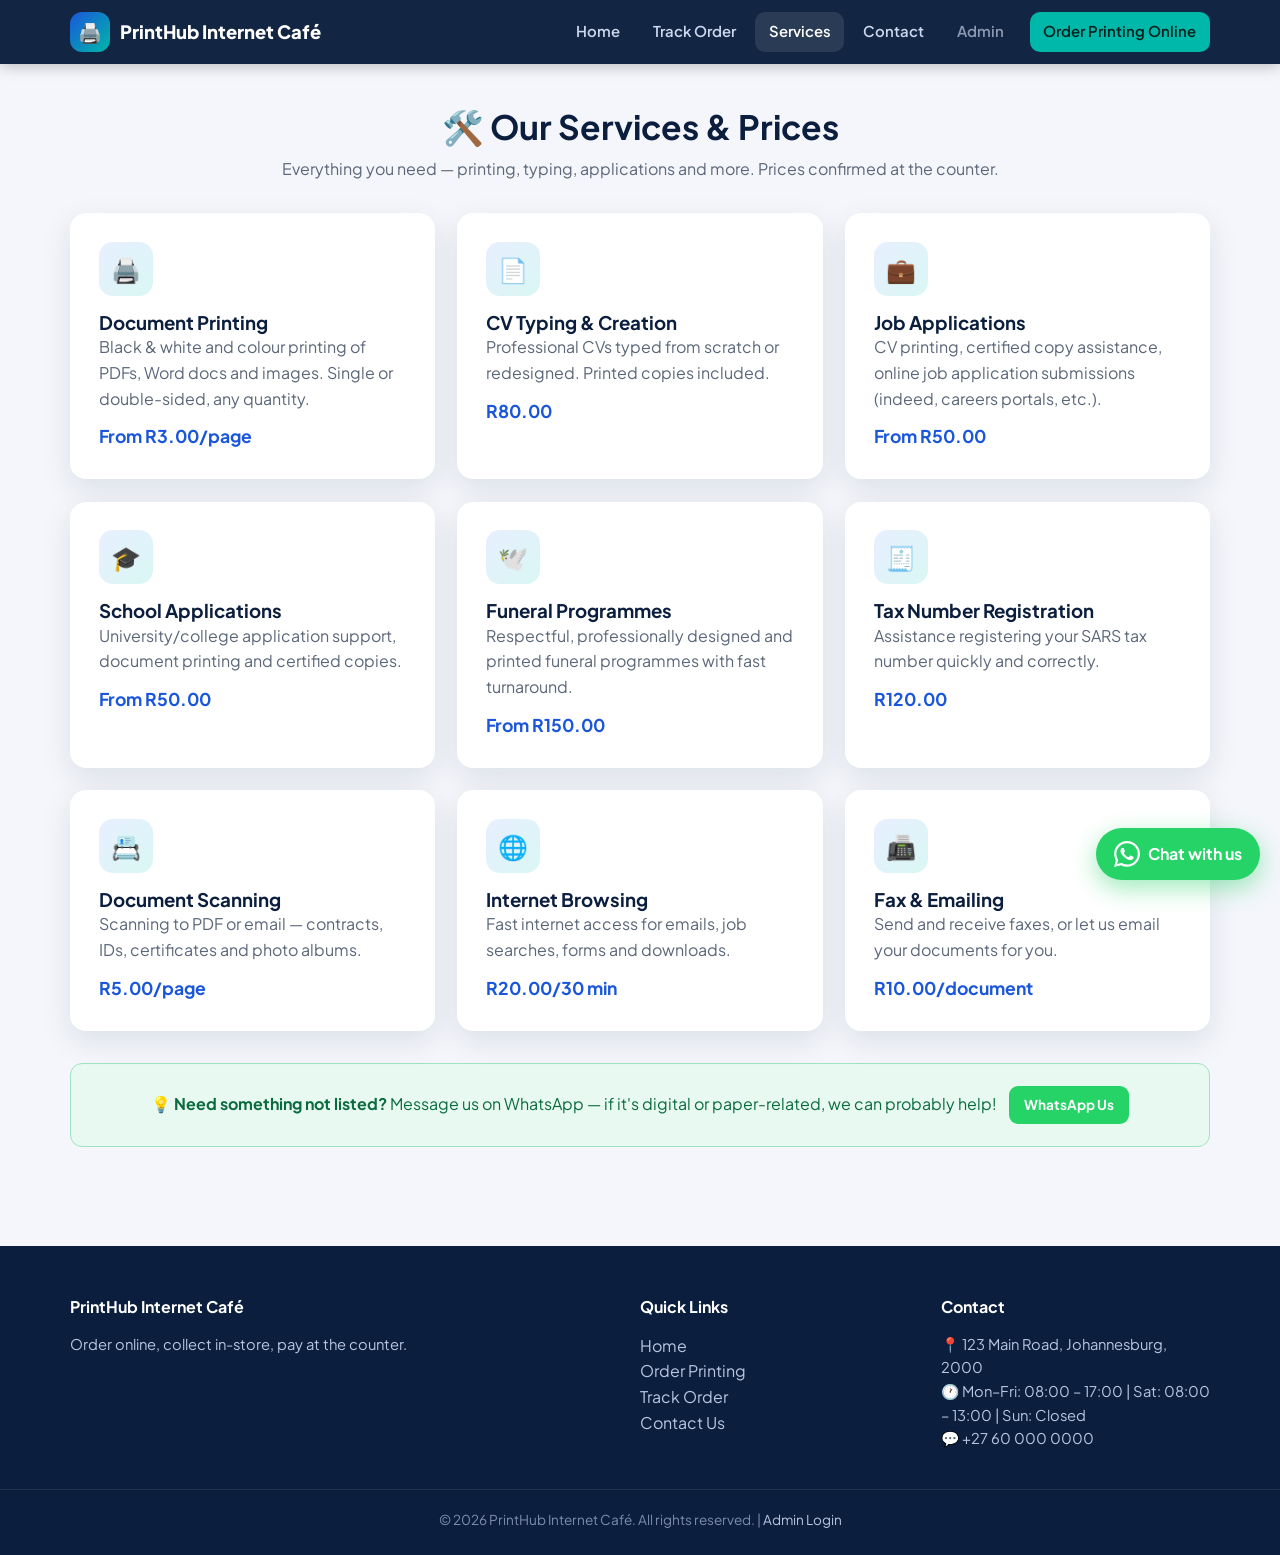
<file: services.html>
<!DOCTYPE html>
<html lang="en">
<head>
<meta charset="UTF-8"><meta name="viewport" content="width=device-width, initial-scale=1.0">
<title>Our Services</title>
<link rel="preconnect" href="https://fonts.googleapis.com">
<link href="https://fonts.googleapis.com/css2?family=Plus+Jakarta+Sans:wght@400;600;700;800&display=swap" rel="stylesheet">
<link rel="stylesheet" href="css/style.css">
</head>
<body>
<header class="site-header">
  <div class="container nav-wrap">
    <a href="index.html" class="brand"><span class="logo">🖨️</span><span data-biz="name"></span></a>
    <nav id="nav">
      <a href="index.html">Home</a>
      <a href="track.html">Track Order</a>
      <a href="services.html">Services</a>
      <a href="contact.html">Contact</a>
      <a href="admin.html" class="nav-admin">Admin</a>
      <a href="order.html" class="nav-cta">Order Printing Online</a>
    </nav>
    <button class="nav-toggle" id="navToggle" aria-label="Menu">☰</button>
  </div>
</header>

<section class="section" style="padding-top:2.6rem">
  <div class="container">
    <div class="center reveal"><h2>🛠️ Our Services &amp; Prices</h2>
      <p class="muted">Everything you need — printing, typing, applications and more. Prices confirmed at the counter.</p></div>
    <div class="grid grid-3" id="servicesGrid" style="margin-top:2rem"></div>
    <div class="success-box" style="margin-top:2rem">
      💡 <b>Need something not listed?</b> Message us on WhatsApp — if it's digital or paper-related, we can probably help!
      <a data-biz-link="whatsapp" href="#" target="_blank" class="btn btn-wa btn-sm" style="margin-left:.6rem">WhatsApp Us</a>
    </div>
  </div>
</section>

<footer>
  <div class="container f-grid">
    <div><h4 data-biz="name"></h4><p style="font-size:.92rem">Order online, collect in-store, pay at the counter.</p></div>
    <div><h4>Quick Links</h4><p><a href="index.html">Home</a><br><a href="order.html">Order Printing</a><br><a href="track.html">Track Order</a><br><a href="contact.html">Contact Us</a></p></div>
    <div><h4>Contact</h4><p style="font-size:.92rem">📍 <span data-biz="address"></span><br>🕐 <span data-biz="hours"></span><br>💬 <span data-biz="phone"></span></p></div>
  </div>
  <div class="copy">© <span id="year"></span> <span data-biz="name"></span>. All rights reserved. | <a href="admin.html">Admin Login</a></div>
</footer>

<script src="js/site.js"></script>
<script>
(function(){
  const ICONS = ['🖨️','📄','💼','🎓','🕊️','🧾','📇','🌐','📠','📋'];
  const defaults = [
    {name:"Document Printing", price:"From R3.00/page", desc:"Black & white and colour printing of PDFs, Word docs and images. Single or double-sided, any quantity."},
    {name:"CV Typing & Creation", price:"R80.00", desc:"Professional CVs typed from scratch or redesigned. Printed copies included."},
    {name:"Job Applications", price:"From R50.00", desc:"CV printing, certified copy assistance, online job application submissions (indeed, careers portals, etc.)."},
    {name:"School Applications", price:"From R50.00", desc:"University/college application support, document printing and certified copies."},
    {name:"Funeral Programmes", price:"From R150.00", desc:"Respectful, professionally designed and printed funeral programmes with fast turnaround."},
    {name:"Tax Number Registration", price:"R120.00", desc:"Assistance registering your SARS tax number quickly and correctly."},
    {name:"Document Scanning", price:"R5.00/page", desc:"Scanning to PDF or email — contracts, IDs, certificates and photo albums."},
    {name:"Internet Browsing", price:"R20.00/30 min", desc:"Fast internet access for emails, job searches, forms and downloads."},
    {name:"Fax & Emailing", price:"R10.00/document", desc:"Send and receive faxes, or let us email your documents for you."}
  ];
  const services = DB.get('services', defaults);
  document.getElementById('servicesGrid').innerHTML = services.map((s,i) => `
    <div class="card reveal">
      <div class="icon">${ICONS[i % ICONS.length]}</div>
      <h3>${s.name}</h3>
      <p class="muted">${s.desc || ''}</p>
      <p style="margin-top:.7rem"><b style="color:var(--primary);font-size:1.1rem">${s.price}</b></p>
    </div>`).join('');
  initReveal();
})();
</script>
</body>
</html>
</file>
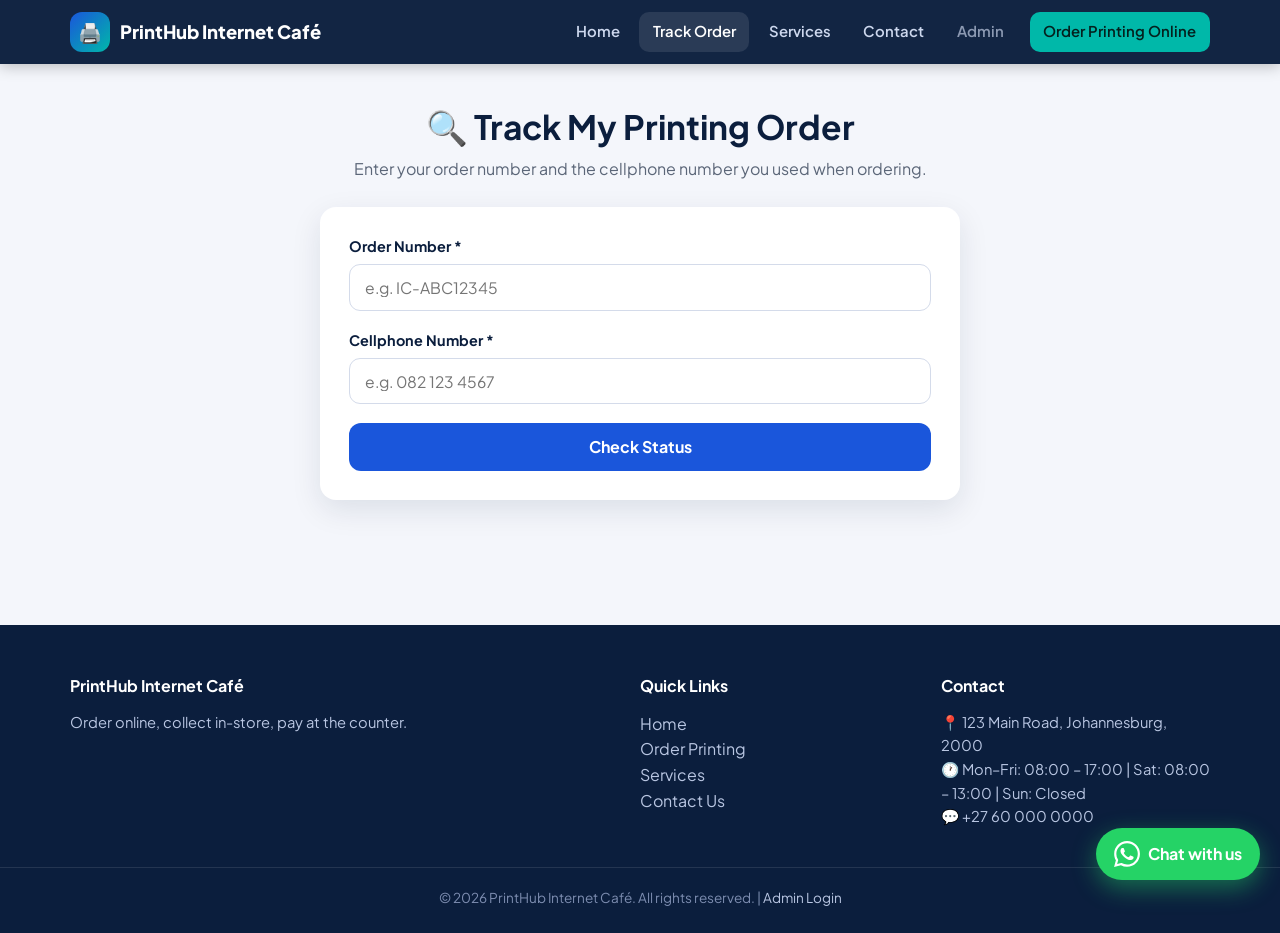
<file: track.html>
<!DOCTYPE html>
<html lang="en">
<head>
<meta charset="UTF-8"><meta name="viewport" content="width=device-width, initial-scale=1.0">
<title>Track My Order</title>
<link rel="preconnect" href="https://fonts.googleapis.com">
<link href="https://fonts.googleapis.com/css2?family=Plus+Jakarta+Sans:wght@400;600;700;800&display=swap" rel="stylesheet">
<link rel="stylesheet" href="css/style.css">
</head>
<body>
<header class="site-header">
  <div class="container nav-wrap">
    <a href="index.html" class="brand"><span class="logo">🖨️</span><span data-biz="name"></span></a>
    <nav id="nav">
      <a href="index.html">Home</a>
      <a href="track.html">Track Order</a>
      <a href="services.html">Services</a>
      <a href="contact.html">Contact</a>
      <a href="admin.html" class="nav-admin">Admin</a>
      <a href="order.html" class="nav-cta">Order Printing Online</a>
    </nav>
    <button class="nav-toggle" id="navToggle" aria-label="Menu">☰</button>
  </div>
</header>

<section class="section" style="padding-top:2.6rem">
  <div class="container" style="max-width:640px">
    <div class="center reveal"><h2>🔍 Track My Printing Order</h2>
      <p class="muted">Enter your order number and the cellphone number you used when ordering.</p></div>

    <form id="trackForm" class="card" style="margin-top:1.6rem">
      <div class="field"><label for="tOrder">Order Number *</label>
        <input type="text" id="tOrder" placeholder="e.g. IC-ABC12345" required></div>
      <div class="field"><label for="tPhone">Cellphone Number *</label>
        <input type="tel" id="tPhone" placeholder="e.g. 082 123 4567" required></div>
      <button class="btn btn-primary" style="width:100%;justify-content:center">Check Status</button>
    </form>

    <div id="trackResult" style="margin-top:1.6rem"></div>
  </div>
</section>

<footer>
  <div class="container f-grid">
    <div><h4 data-biz="name"></h4><p style="font-size:.92rem">Order online, collect in-store, pay at the counter.</p></div>
    <div><h4>Quick Links</h4><p><a href="index.html">Home</a><br><a href="order.html">Order Printing</a><br><a href="services.html">Services</a><br><a href="contact.html">Contact Us</a></p></div>
    <div><h4>Contact</h4><p style="font-size:.92rem">📍 <span data-biz="address"></span><br>🕐 <span data-biz="hours"></span><br>💬 <span data-biz="phone"></span></p></div>
  </div>
  <div class="copy">© <span id="year"></span> <span data-biz="name"></span>. All rights reserved. | <a href="admin.html">Admin Login</a></div>
</footer>

<script src="js/site.js"></script>
<script>
const STATUSES = ['Order Received','Processing','Ready for Collection','Collected'];
const $ = id => document.getElementById(id);

$('trackForm').addEventListener('submit', ev => {
  ev.preventDefault();
  const no = $('tOrder').value.trim().toUpperCase();
  const phone = $('tPhone').value.replace(/\D/g,'');
  const orders = DB.get('orders', []);
  const o = orders.find(x => x.orderNo.toUpperCase() === no && x.phone.replace(/\D/g,'') === phone);
  if(!o){
    $('trackResult').innerHTML = `<div class="error">❌ No matching order found. Please check your order number and cellphone number, or <a data-biz-link="whatsapp" href="#" target="_blank">contact us on WhatsApp</a>.</div>`;
    renderBiz(); return;
  }
  const idx = STATUSES.indexOf(o.status);
  const fmt = iso => new Date(iso).toLocaleString('en-ZA',{dateStyle:'medium',timeStyle:'short'});
  const hist = {};
  (o.history||[]).forEach(h => hist[h.status] = h.at);
  const badgeClass = ['badge-received','badge-processing','badge-ready','badge-collected'][idx] || 'badge-received';

  $('trackResult').innerHTML = `
    <div class="card">
      <div style="display:flex;justify-content:space-between;flex-wrap:wrap;gap:.6rem;align-items:center">
        <div><p class="muted" style="font-size:.8rem;font-weight:700">ORDER</p><p class="order-no" style="font-size:1.3rem">${o.orderNo}</p></div>
        <span class="badge ${badgeClass}">${o.status}</span>
      </div>
      <div class="summary-row"><span>Documents</span><span>${o.files.map(f=>f.name).join(', ')}</span></div>
      <div class="summary-row"><span>Details</span><span>${o.pages} pages × ${o.copies} · ${o.colour?'Colour':'B&W'} · ${o.sides==='double'?'Double':'Single'}-sided</span></div>
      <div class="summary-row total"><span>Amount payable at shop</span><b>${fmtR(o.total)}</b></div>
      <h3 style="margin-top:1.4rem">Order Progress</h3>
      <div class="timeline">
        ${STATUSES.map((s,i)=>`
          <div class="tl-item ${i<=idx?'done':''}">
            <div class="t">${i<idx?'✓ ':''}${s}</div>
            <div class="d">${hist[s] ? fmt(hist[s]) : (i===idx+1?'Waiting for previous step…':'Pending')}</div>
          </div>`).join('')}
      </div>
      ${o.status==='Ready for Collection' ? `<div class="success-box">🎉 <b>Your prints are ready!</b> Visit us at <span data-biz="address"></span> during opening hours and pay ${fmtR(o.total)} at the counter.</div>` : ''}
      ${o.status==='Collected' ? `<div class="success-box">✅ This order has been collected. Thank you for your business!</div>` : ''}
      <a data-biz-link="whatsapp" href="#" target="_blank" class="btn btn-wa btn-sm" style="margin-top:1rem">💬 Follow up on WhatsApp</a>
    </div>`;
  renderBiz();
});
</script>
</body>
</html>
</file>
<file: css/style.css>
/* ============ PrintHub Internet Café — Global Stylesheet ============ */
:root{
  --navy:#0b1e3d; --navy2:#122a52; --primary:#1a56db; --primary-d:#1445b4;
  --accent:#00b8a9; --amber:#f5a623; --wa:#25d366;
  --bg:#f4f6fb; --card:#ffffff; --ink:#1c2438; --muted:#5b6678;
  --radius:16px; --shadow:0 10px 30px rgba(11,30,61,.10);
  --font:'Plus Jakarta Sans',system-ui,-apple-system,Segoe UI,Roboto,sans-serif;
}
*{margin:0;padding:0;box-sizing:border-box}
html{scroll-behavior:smooth}
body{font-family:var(--font);background:var(--bg);color:var(--ink);line-height:1.6}
img{max-width:100%}
a{text-decoration:none;color:var(--primary)}
.container{width:min(1140px,92%);margin:0 auto}
h1,h2,h3{line-height:1.2;color:var(--navy)}
h2{font-size:clamp(1.5rem,3.2vw,2.1rem);margin-bottom:.6rem}
.section{padding:4.2rem 0}
.muted{color:var(--muted)}
.center{text-align:center}
.grid{display:grid;gap:1.4rem}
.grid-2{grid-template-columns:1fr 1fr}
.grid-3{grid-template-columns:repeat(3,1fr)}
.grid-4{grid-template-columns:repeat(4,1fr)}
@media(max-width:900px){.grid-3,.grid-4{grid-template-columns:1fr 1fr}}
@media(max-width:640px){.grid-2,.grid-3,.grid-4{grid-template-columns:1fr}}

/* ---------- Header ---------- */
.site-header{position:sticky;top:0;z-index:50;background:rgba(11,30,61,.97);backdrop-filter:blur(6px);box-shadow:0 2px 14px rgba(0,0,0,.25)}
.nav-wrap{display:flex;align-items:center;justify-content:space-between;padding:.75rem 0}
.brand{display:flex;align-items:center;gap:.6rem;color:#fff;font-weight:800;font-size:1.15rem}
.brand .logo{width:40px;height:40px;border-radius:12px;background:linear-gradient(135deg,var(--primary),var(--accent));display:grid;place-items:center;font-size:1.2rem}
#nav{display:flex;align-items:center;gap:.35rem}
#nav a{color:#cdd8ee;padding:.5rem .85rem;border-radius:10px;font-weight:600;font-size:.93rem;transition:.2s}
#nav a:hover,#nav a.active{background:rgba(255,255,255,.10);color:#fff}
#nav a.nav-cta{background:var(--accent);color:#04211e;margin-left:.4rem}
#nav a.nav-cta:hover{background:#00d0bf}
#nav a.nav-admin{opacity:.65}
.nav-toggle{display:none;background:none;border:0;color:#fff;font-size:1.6rem;cursor:pointer}
@media(max-width:880px){
  .nav-toggle{display:block}
  #nav{position:absolute;top:100%;left:0;right:0;background:var(--navy);flex-direction:column;align-items:stretch;padding:.8rem 4%;display:none;border-top:1px solid rgba(255,255,255,.08)}
  #nav.open{display:flex}
  #nav a{padding:.8rem 1rem}
}

/* ---------- Buttons ---------- */
.btn{display:inline-flex;align-items:center;gap:.5rem;padding:.85rem 1.6rem;border-radius:12px;border:0;font-weight:700;font-size:1rem;cursor:pointer;transition:transform .15s, box-shadow .15s, background .15s;font-family:var(--font)}
.btn:hover{transform:translateY(-2px);box-shadow:0 8px 20px rgba(11,30,61,.22)}
.btn-primary{background:var(--primary);color:#fff}
.btn-primary:hover{background:var(--primary-d)}
.btn-accent{background:var(--accent);color:#03302c}
.btn-ghost{background:transparent;border:2px solid #fff;color:#fff}
.btn-wa{background:var(--wa);color:#fff}
.btn-sm{padding:.5rem .95rem;font-size:.85rem;border-radius:9px}
.btn-danger{background:#e23b3b;color:#fff}
.btn:disabled{opacity:.55;cursor:not-allowed;transform:none}

/* ---------- Hero ---------- */
.hero{background:linear-gradient(135deg,var(--navy) 0%,#16356b 55%,#0e5a63 100%);color:#fff;position:relative;overflow:hidden}
.hero::after{content:"";position:absolute;inset:0;background:url('data:image/svg+xml,<svg xmlns="http://www.w3.org/2000/svg" width="120" height="120"><circle cx="60" cy="60" r="1.6" fill="rgba(255,255,255,.14)"/></svg>')}
.hero-inner{position:relative;z-index:1;padding:5rem 0 4.5rem;display:grid;grid-template-columns:1.15fr .85fr;gap:3rem;align-items:center}
@media(max-width:880px){.hero-inner{grid-template-columns:1fr;padding:3.5rem 0}}
.hero h1{font-size:clamp(2rem,4.6vw,3.2rem);color:#fff;margin-bottom:1rem}
.hero h1 span{color:var(--accent)}
.hero p.lead{font-size:1.12rem;color:#d7e2f7;max-width:34rem;margin-bottom:1.6rem}
.hero-badges{display:flex;flex-wrap:wrap;gap:.6rem;margin-top:2rem}
.hero-badges span{background:rgba(255,255,255,.12);border:1px solid rgba(255,255,255,.2);padding:.4rem .9rem;border-radius:999px;font-size:.85rem;font-weight:600}
.hero-card{background:rgba(255,255,255,.08);border:1px solid rgba(255,255,255,.18);border-radius:var(--radius);padding:1.8rem;backdrop-filter:blur(4px)}
.hero-card h3{color:#fff;margin-bottom:1rem}
.price-line{display:flex;justify-content:space-between;padding:.65rem 0;border-bottom:1px dashed rgba(255,255,255,.25);font-weight:600}
.price-line:last-of-type{border:0}
.price-line b{color:var(--amber);font-size:1.15rem}

/* ---------- Cards / steps ---------- */
.card{background:var(--card);border-radius:var(--radius);box-shadow:var(--shadow);padding:1.8rem;transition:transform .2s}
.card:hover{transform:translateY(-4px)}
.card .icon{width:54px;height:54px;border-radius:14px;display:grid;place-items:center;font-size:1.5rem;background:linear-gradient(135deg,#e8efff,#d9f7f4);margin-bottom:1rem}
.step-num{width:38px;height:38px;border-radius:50%;background:var(--primary);color:#fff;display:grid;place-items:center;font-weight:800;margin-bottom:.8rem}

/* ---------- Banner strip ---------- */
.strip{background:linear-gradient(90deg,var(--accent),#0aa2e0);color:#032a2f;padding:1.6rem 0;font-weight:700;text-align:center;font-size:clamp(1rem,2.4vw,1.25rem)}

/* ---------- Forms ---------- */
.field{margin-bottom:1.15rem}
label{display:block;font-weight:700;font-size:.9rem;margin-bottom:.35rem;color:var(--navy)}
label small{font-weight:500;color:var(--muted)}
input,select,textarea{width:100%;padding:.8rem .95rem;border:1.5px solid #d4dbea;border-radius:11px;font-family:var(--font);font-size:.98rem;background:#fff;transition:border .15s, box-shadow .15s}
input:focus,select:focus,textarea:focus{outline:0;border-color:var(--primary);box-shadow:0 0 0 4px rgba(26,86,219,.12)}
textarea{resize:vertical;min-height:90px}
.radio-row{display:flex;gap:.6rem;flex-wrap:wrap}
.radio-pill input{position:absolute;opacity:0}
.radio-pill span{display:inline-block;padding:.65rem 1.2rem;border:1.5px solid #d4dbea;border-radius:999px;font-weight:700;cursor:pointer;transition:.15s;background:#fff}
.radio-pill input:checked+span{background:var(--primary);border-color:var(--primary);color:#fff}
.file-drop{border:2px dashed #b9c6e2;border-radius:14px;padding:2rem 1rem;text-align:center;cursor:pointer;transition:.2s;background:#fbfcff}
.file-drop:hover,.file-drop.drag{border-color:var(--primary);background:#eef4ff}
.file-list{margin-top:.8rem;display:flex;flex-direction:column;gap:.4rem}
.file-chip{display:flex;justify-content:space-between;align-items:center;background:#eef2fa;border-radius:9px;padding:.5rem .8rem;font-size:.88rem;font-weight:600}
.file-chip button{background:none;border:0;color:#e23b3b;font-size:1rem;cursor:pointer}
.error{background:#fdecec;color:#b3261e;border-radius:10px;padding:.7rem 1rem;font-weight:600;font-size:.9rem;margin-bottom:1rem}
.success-box{background:#e7f9f0;border:1px solid #9fe3c0;color:#0b6b3e;border-radius:12px;padding:1.4rem;text-align:center}

/* ---------- Summary / order ---------- */
.summary-card{position:sticky;top:96px}
.summary-row{display:flex;justify-content:space-between;padding:.55rem 0;font-size:.95rem;border-bottom:1px dashed #e2e8f4}
.summary-row.total{font-size:1.2rem;font-weight:800;color:var(--navy);border:0;margin-top:.4rem}
.summary-row.total b{color:var(--primary)}
.order-no{font-size:1.6rem;font-weight:800;color:var(--primary);letter-spacing:.04em}

/* ---------- Timeline (tracking) ---------- */
.timeline{position:relative;margin:1.4rem 0 0;padding-left:2rem}
.timeline::before{content:"";position:absolute;left:11px;top:6px;bottom:6px;width:3px;background:#dfe7f5;border-radius:3px}
.tl-item{position:relative;padding:0 0 1.4rem}
.tl-item::before{content:"";position:absolute;left:-2rem;top:4px;width:24px;height:24px;border-radius:50%;background:#fff;border:4px solid #c9d6ee}
.tl-item.done::before{border-color:var(--accent);background:var(--accent)}
.tl-item .t{font-weight:800;color:var(--navy)}
.tl-item .d{font-size:.85rem;color:var(--muted)}

/* ---------- Badges / tables ---------- */
.badge{display:inline-block;padding:.2rem .7rem;border-radius:999px;font-size:.75rem;font-weight:800;text-transform:uppercase;letter-spacing:.03em}
.badge-received{background:#e3ecff;color:#1a56db}
.badge-processing{background:#fff3d6;color:#a86a00}
.badge-ready{background:#d9f7f4;color:#00796a}
.badge-collected{background:#e8e9ee;color:#4a5568}
.badge-new{background:#e23b3b;color:#fff;animation:pulse 1.4s infinite}
@keyframes pulse{0%,100%{opacity:1}50%{opacity:.55}}
.table-wrap{overflow-x:auto}
table{width:100%;border-collapse:collapse;font-size:.9rem;background:#fff;border-radius:12px;overflow:hidden}
th{background:var(--navy);color:#fff;text-align:left;padding:.75rem .9rem;font-size:.8rem;text-transform:uppercase;letter-spacing:.04em}
td{padding:.7rem .9rem;border-bottom:1px solid #edf1f8;vertical-align:top}
tr:hover td{background:#f7faff}

/* ---------- Admin ---------- */
.admin-tabs{display:flex;gap:.5rem;flex-wrap:wrap;margin:1.4rem 0}
.admin-tabs button{border:0;background:#e6ebf6;color:var(--navy);font-weight:700;padding:.6rem 1.2rem;border-radius:10px;cursor:pointer;font-family:var(--font)}
.admin-tabs button.active{background:var(--primary);color:#fff}
.stat-card{background:#fff;border-radius:14px;padding:1.2rem 1.4rem;box-shadow:var(--shadow)}
.stat-card .n{font-size:1.9rem;font-weight:800;color:var(--primary)}
.stat-card .l{color:var(--muted);font-size:.85rem;font-weight:700;text-transform:uppercase;letter-spacing:.05em}
.login-box{max-width:420px;margin:4rem auto}

/* ---------- WhatsApp float ---------- */
.wa-float{position:fixed;right:20px;bottom:20px;z-index:60;display:flex;align-items:center;gap:.55rem;background:var(--wa);color:#fff;font-weight:700;padding:.8rem 1.1rem;border-radius:999px;box-shadow:0 8px 24px rgba(37,211,102,.45);transition:transform .2s}
.wa-float:hover{transform:scale(1.06)}
.wa-float svg{width:26px;height:26px;fill:#fff}

/* ---------- Footer ---------- */
footer{background:var(--navy);color:#b9c6e2;padding:3rem 0 1.5rem;margin-top:2rem}
footer h4{color:#fff;margin-bottom:.8rem}
footer .f-grid{display:grid;grid-template-columns:2fr 1fr 1fr;gap:2rem}
@media(max-width:760px){footer .f-grid{grid-template-columns:1fr}}
footer a{color:#b9c6e2}
footer a:hover{color:#fff}
.copy{text-align:center;margin-top:2.4rem;font-size:.85rem;color:#7d8db0;border-top:1px solid rgba(255,255,255,.1);padding-top:1.2rem}

/* ---------- Animations ---------- */
.reveal{opacity:0;transform:translateY(26px);transition:opacity .6s ease,transform .6s ease}
.reveal.visible{opacity:1;transform:none}
@media (prefers-reduced-motion:reduce){.reveal{opacity:1;transform:none;transition:none}}
</file>
